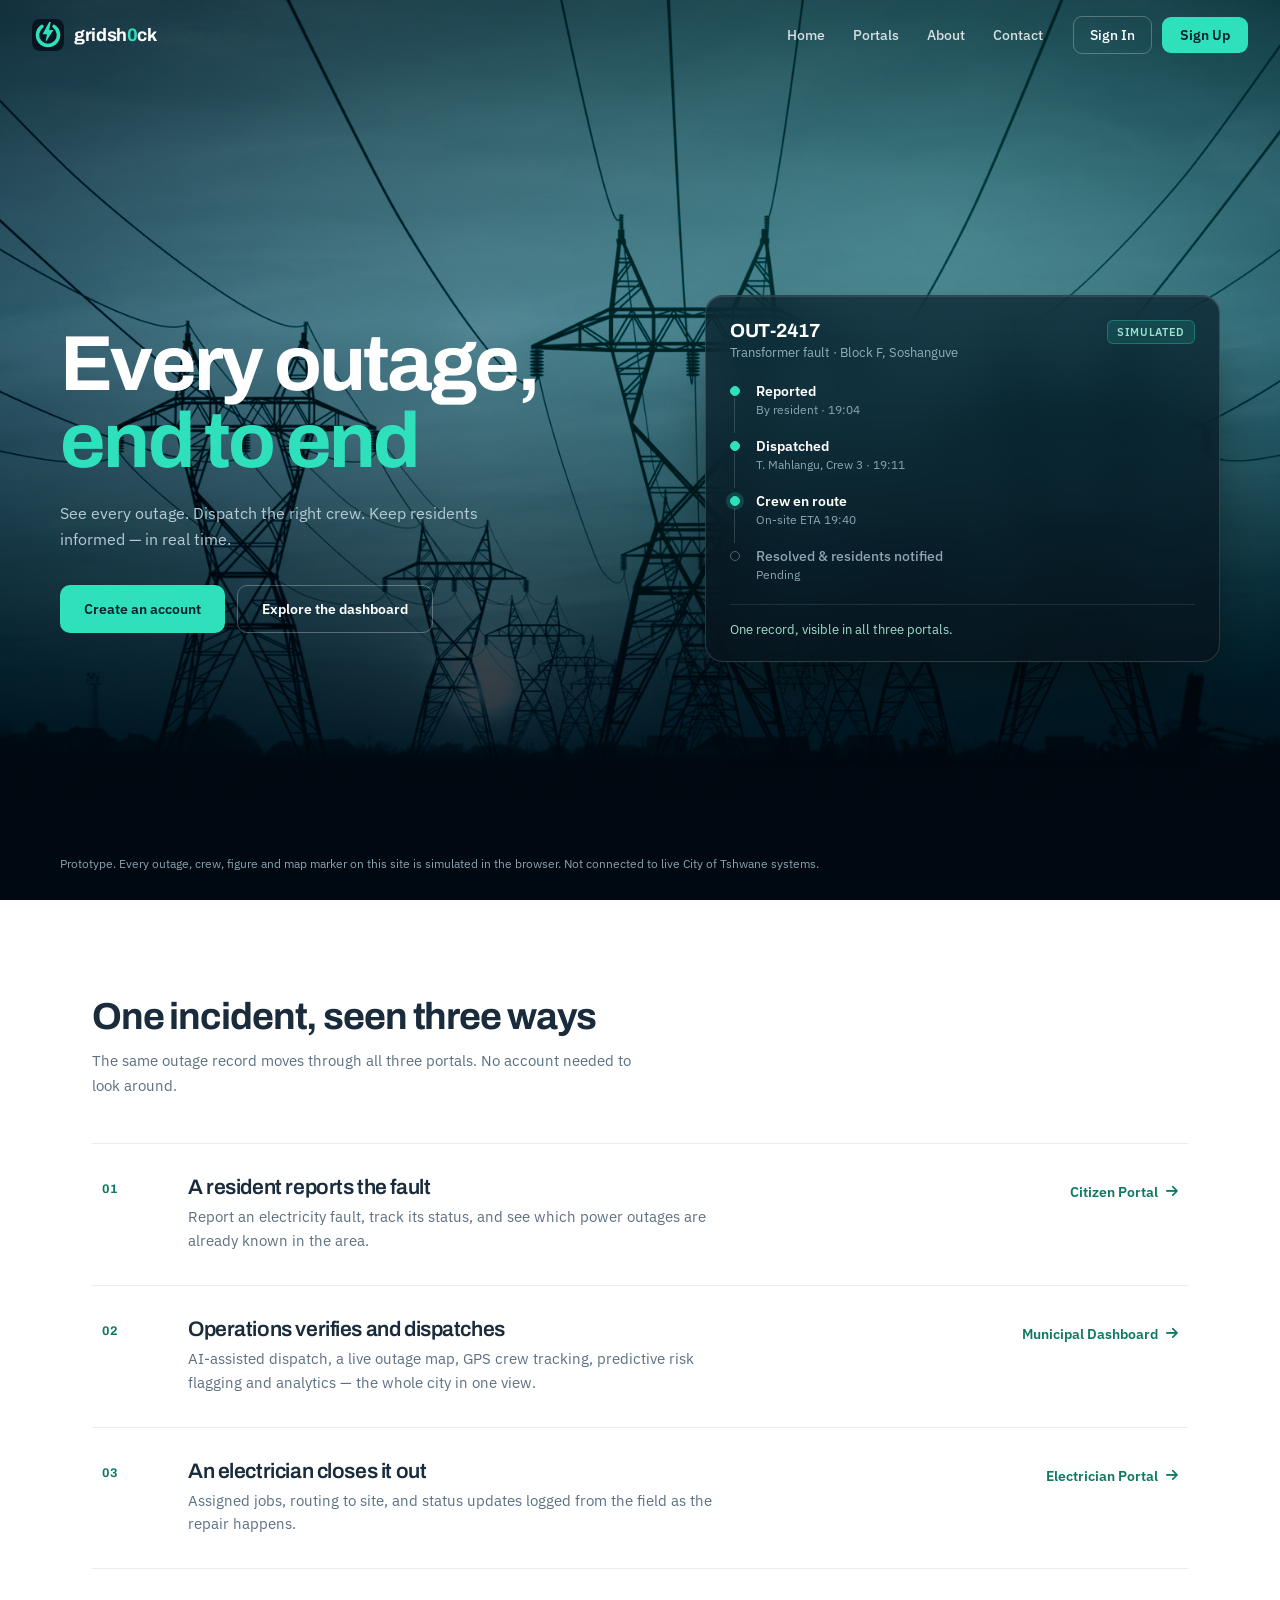
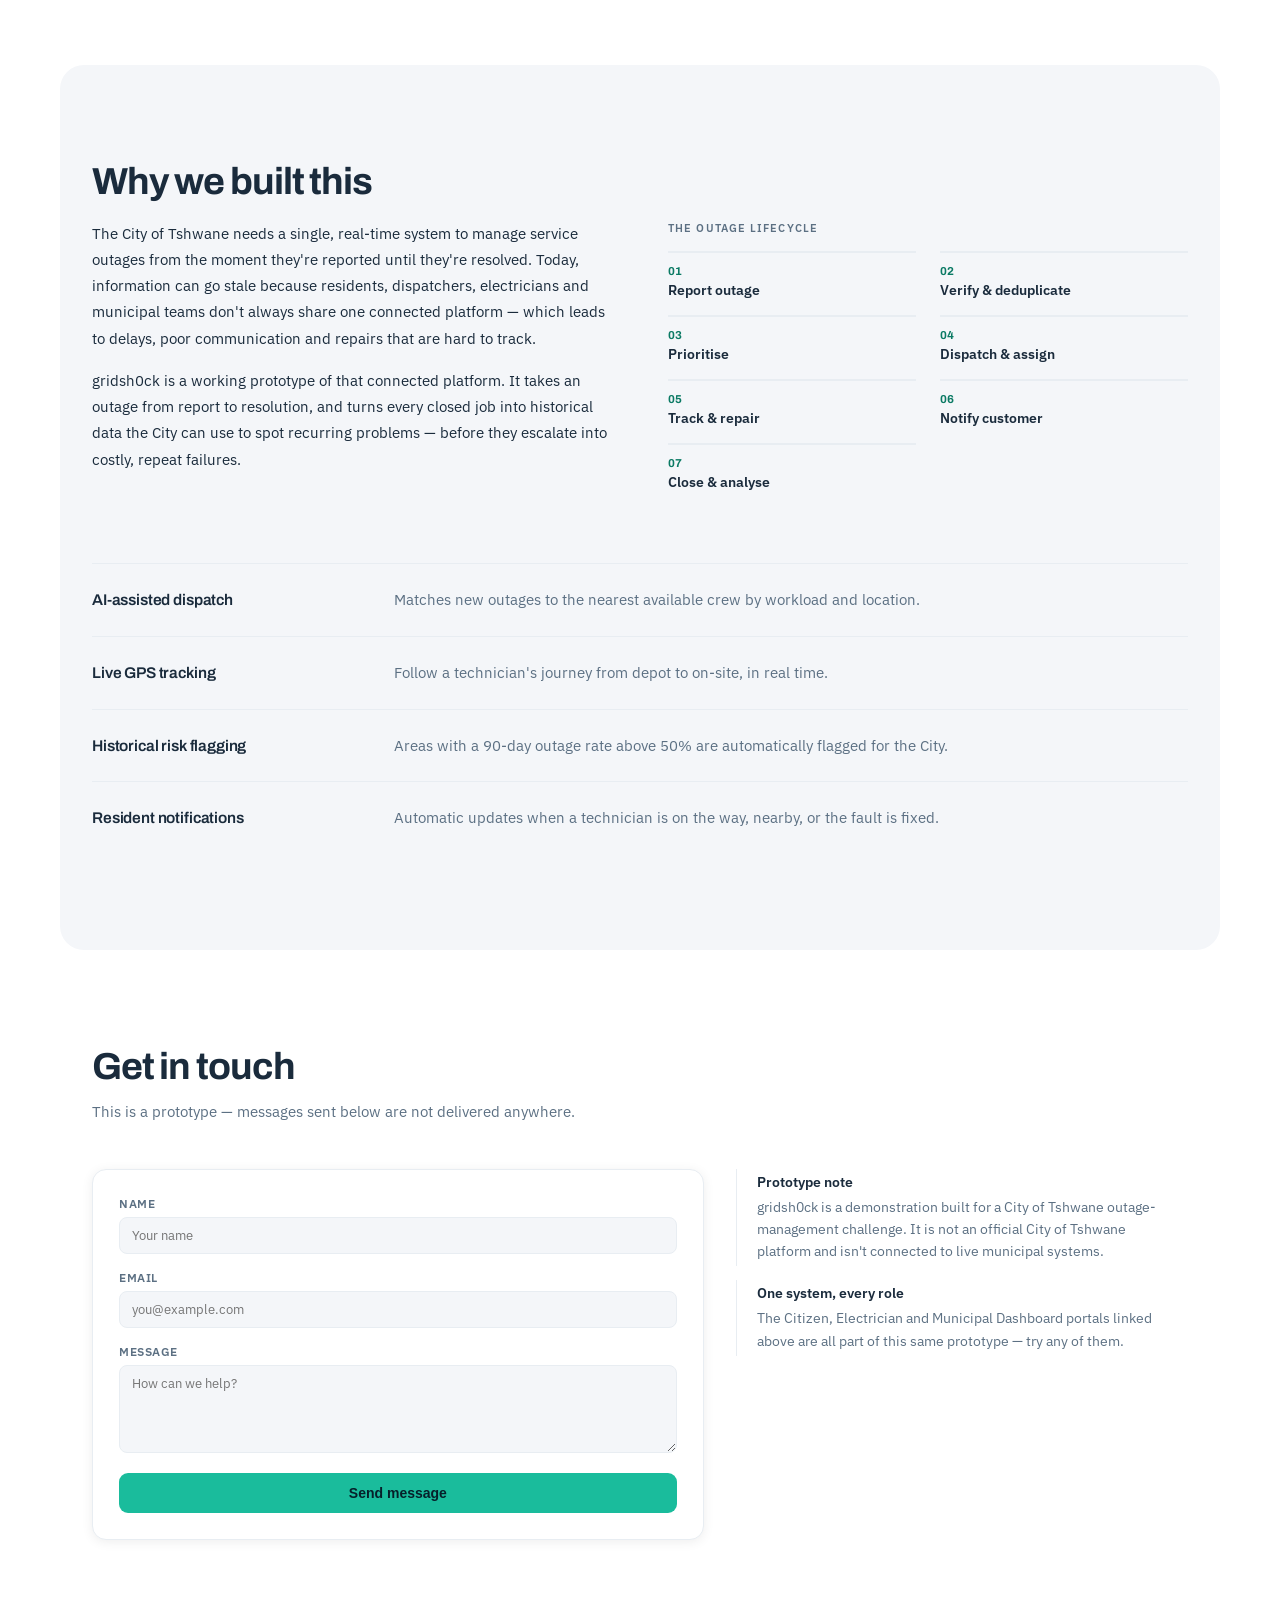
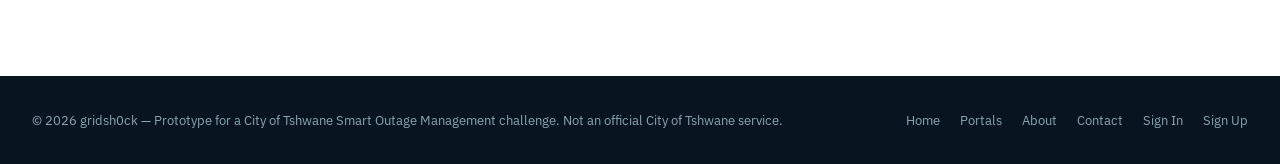
<file: index.html>
<!DOCTYPE html>
<html lang="en">
<head>
  <meta charset="UTF-8"/>
  <meta name="viewport" content="width=device-width, initial-scale=1.0"/>
  <title>gridsh0ck — Smart Outage Management for the City of Tshwane</title>
  <meta name="description" content="gridsh0ck connects residents, electricians, dispatchers and municipal teams on one real-time outage management platform for the City of Tshwane."/>
  <link rel="icon" type="image/svg+xml" href="favicon.svg"/>
  <link rel="preconnect" href="https://fonts.googleapis.com"/>
  <link rel="preconnect" href="https://fonts.gstatic.com" crossorigin/>
  <link rel="stylesheet" href="https://fonts.googleapis.com/css2?family=Archivo:wght@500;600;700&family=IBM+Plex+Sans:wght@400;500;600;700&display=swap"/>
  <link rel="stylesheet" href="style.css"/>
  <link rel="stylesheet" href="home.css"/>
  <link rel="stylesheet" href="https://cdnjs.cloudflare.com/ajax/libs/font-awesome/6.5.0/css/all.min.css"/>
</head>
<body class="home-body">

  <!-- NAV -->
  <header class="home-nav" id="homeNav">
    <a href="index.html" class="home-logo">
      <img src="favicon.svg" alt="" class="logo-icon"/>
      <span>gridsh<span class="zero">0</span>ck</span>
    </a>
    <button class="home-nav-toggle" id="navToggle" aria-label="Toggle menu" aria-expanded="false" aria-controls="navMenu">
      <i class="fa-solid fa-bars"></i>
    </button>
    <div class="home-nav-menu" id="navMenu">
      <nav class="home-nav-links">
        <a href="#home">Home</a>
        <a href="#portals">Portals</a>
        <a href="#about">About</a>
        <a href="#contact">Contact</a>
      </nav>
      <div class="home-nav-actions">
        <a href="signin.html" class="btn-ghost-light">Sign In</a>
        <a href="signup.html" class="btn-primary">Sign Up</a>
      </div>
    </div>
  </header>

  <!-- HERO -->
  <section id="home" class="hero">
    <div class="hero-media" aria-hidden="true"></div>

    <div class="hero-inner">
      <div class="hero-copy">
        <h1>Every outage,<br/><span class="accent">end to end</span></h1>
        <p class="hero-sub">See every outage. Dispatch the right crew. Keep residents informed — in real time.</p>
        <div class="hero-cta">
          <a href="signup.html" class="btn-solid">Create an account</a>
          <a href="dashboard.html" class="btn-line">Explore the dashboard</a>
        </div>
      </div>

      <aside class="incident" aria-label="Example outage record">
        <div class="incident-top">
          <div>
            <div class="incident-id">OUT-2417</div>
            <div class="incident-where">Transformer fault · Block F, Soshanguve</div>
          </div>
          <span class="incident-tag">Simulated</span>
        </div>
        <ol class="incident-track">
          <li class="done">
            <span class="track-label">Reported</span>
            <span class="track-meta">By resident · 19:04</span>
          </li>
          <li class="done">
            <span class="track-label">Dispatched</span>
            <span class="track-meta">T. Mahlangu, Crew 3 · 19:11</span>
          </li>
          <li class="live">
            <span class="track-label">Crew en route</span>
            <span class="track-meta">On-site ETA 19:40</span>
          </li>
          <li>
            <span class="track-label">Resolved &amp; residents notified</span>
            <span class="track-meta">Pending</span>
          </li>
        </ol>
        <div class="incident-foot">One record, visible in all three portals.</div>
      </aside>
    </div>

    <p class="hero-note">
      Prototype. Every outage, crew, figure and map marker on this site is simulated in the browser.
      Not connected to live City of Tshwane systems.
    </p>
  </section>

  <!-- PORTALS -->
  <section id="portals" class="portals-section">
    <div class="section-heading">
      <h2>One incident, seen three ways</h2>
      <p>The same outage record moves through all three portals. No account needed to look around.</p>
    </div>

    <ol class="path-list">
      <li class="path-item">
        <a href="citizen.html">
          <div class="path-num">01</div>
          <div class="path-body">
            <h3>A resident reports the fault</h3>
            <p>Report an electricity fault, track its status, and see which power outages are already known in the area.</p>
          </div>
          <div class="path-go">Citizen Portal <i class="fa-solid fa-arrow-right"></i></div>
        </a>
      </li>
      <li class="path-item">
        <a href="dashboard.html">
          <div class="path-num">02</div>
          <div class="path-body">
            <h3>Operations verifies and dispatches</h3>
            <p>AI-assisted dispatch, a live outage map, GPS crew tracking, predictive risk flagging and analytics — the whole city in one view.</p>
          </div>
          <div class="path-go">Municipal Dashboard <i class="fa-solid fa-arrow-right"></i></div>
        </a>
      </li>
      <li class="path-item">
        <a href="electrician.html">
          <div class="path-num">03</div>
          <div class="path-body">
            <h3>An electrician closes it out</h3>
            <p>Assigned jobs, routing to site, and status updates logged from the field as the repair happens.</p>
          </div>
          <div class="path-go">Electrician Portal <i class="fa-solid fa-arrow-right"></i></div>
        </a>
      </li>
    </ol>
  </section>

  <!-- ABOUT -->
  <section id="about" class="about-section">
    <div class="section-heading">
      <h2>Why we built this</h2>
    </div>

    <div class="about-grid">
      <div class="about-text">
        <p>The City of Tshwane needs a single, real-time system to manage service outages from the moment they're reported until they're resolved. Today, information can go stale because residents, dispatchers, electricians and municipal teams don't always share one connected platform — which leads to delays, poor communication and repairs that are hard to track.</p>
        <p>gridsh0ck is a working prototype of that connected platform. It takes an outage from report to resolution, and turns every closed job into historical data the City can use to spot recurring problems — before they escalate into costly, repeat failures.</p>
      </div>

      <div>
        <div class="lifecycle-label">The outage lifecycle</div>
        <ol class="lifecycle">
          <li><span>01</span><b>Report outage</b></li>
          <li><span>02</span><b>Verify &amp; deduplicate</b></li>
          <li><span>03</span><b>Prioritise</b></li>
          <li><span>04</span><b>Dispatch &amp; assign</b></li>
          <li><span>05</span><b>Track &amp; repair</b></li>
          <li><span>06</span><b>Notify customer</b></li>
          <li><span>07</span><b>Close &amp; analyse</b></li>
        </ol>
      </div>
    </div>

    <div class="caps">
      <div class="cap-row">
        <h3>AI-assisted dispatch</h3>
        <p>Matches new outages to the nearest available crew by workload and location.</p>
      </div>
      <div class="cap-row">
        <h3>Live GPS tracking</h3>
        <p>Follow a technician's journey from depot to on-site, in real time.</p>
      </div>
      <div class="cap-row">
        <h3>Historical risk flagging</h3>
        <p>Areas with a 90-day outage rate above 50% are automatically flagged for the City.</p>
      </div>
      <div class="cap-row">
        <h3>Resident notifications</h3>
        <p>Automatic updates when a technician is on the way, nearby, or the fault is fixed.</p>
      </div>
    </div>
  </section>

  <!-- CONTACT -->
  <section id="contact" class="contact-section">
    <div class="section-heading">
      <h2>Get in touch</h2>
      <p>This is a prototype — messages sent below are not delivered anywhere.</p>
    </div>

    <div class="contact-grid">
      <form class="contact-form card" id="contactForm">
        <div class="form-group">
          <label for="cName">Name</label>
          <input id="cName" class="form-input" type="text" required placeholder="Your name"/>
        </div>
        <div class="form-group">
          <label for="cEmail">Email</label>
          <input id="cEmail" class="form-input" type="email" required placeholder="you@example.com"/>
        </div>
        <div class="form-group">
          <label for="cMsg">Message</label>
          <textarea id="cMsg" class="form-input" rows="4" required placeholder="How can we help?"></textarea>
        </div>
        <button class="btn-primary full-btn" type="submit">Send message</button>
        <div class="form-note" id="contactNote" style="display:none;"></div>
      </form>

      <div class="contact-info">
        <div class="info-row">
          <b>Prototype note</b>
          <p>gridsh0ck is a demonstration built for a City of Tshwane outage-management challenge. It is not an official City of Tshwane platform and isn't connected to live municipal systems.</p>
        </div>
        <div class="info-row">
          <b>One system, every role</b>
          <p>The Citizen, Electrician and Municipal Dashboard portals linked above are all part of this same prototype — try any of them.</p>
        </div>
      </div>
    </div>
  </section>

  <!-- FOOTER -->
  <footer class="home-footer">
    <div>© 2026 gridsh0ck — Prototype for a City of Tshwane Smart Outage Management challenge. Not an official City of Tshwane service.</div>
    <div class="footer-links">
      <a href="#home">Home</a>
      <a href="#portals">Portals</a>
      <a href="#about">About</a>
      <a href="#contact">Contact</a>
      <a href="signin.html">Sign In</a>
      <a href="signup.html">Sign Up</a>
    </div>
  </footer>

  <script src="home.js"></script>
</body>
</html>
</file>
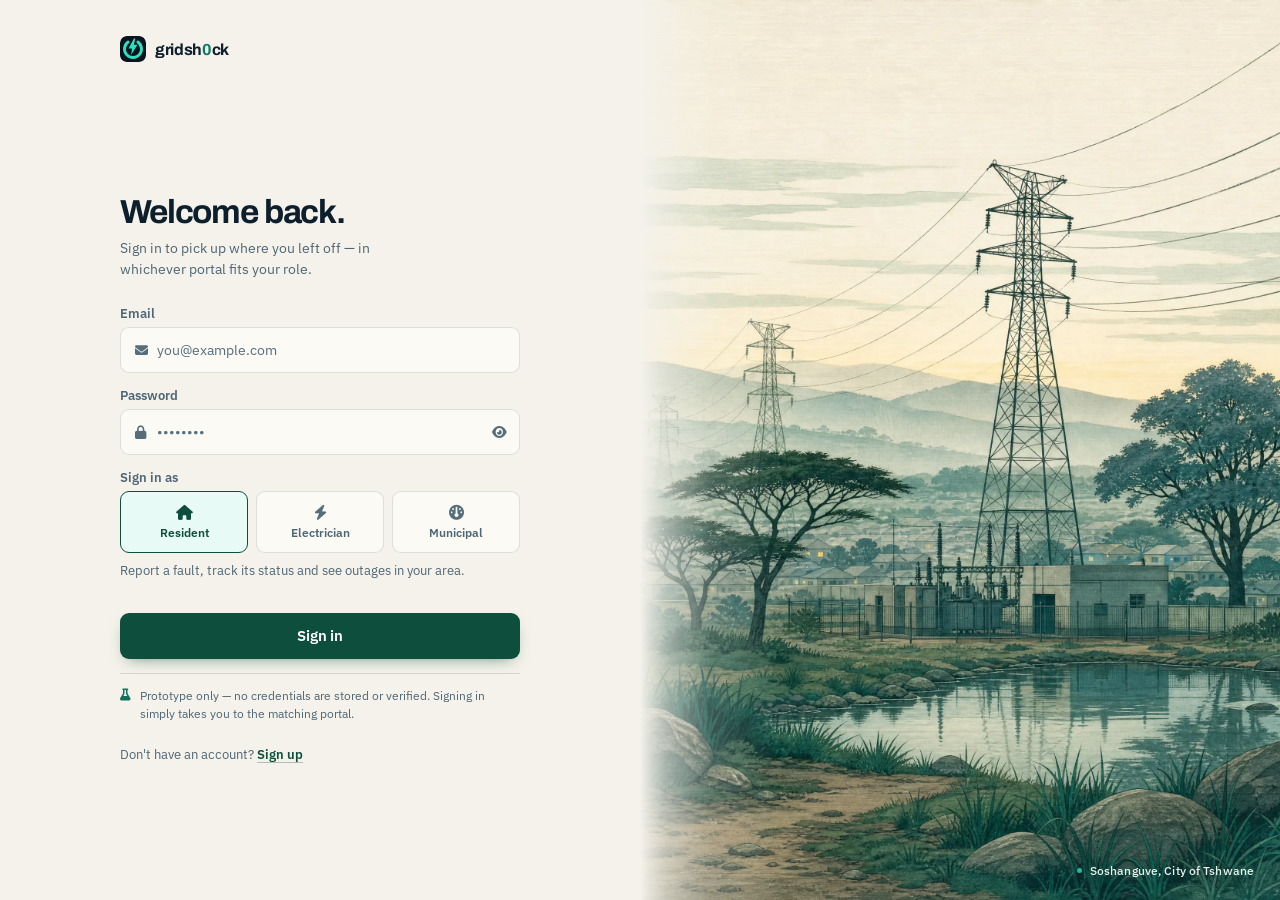
<file: signin.html>
<!DOCTYPE html>
<html lang="en">
<head>
  <meta charset="UTF-8"/>
  <meta name="viewport" content="width=device-width, initial-scale=1.0"/>
  <title>Sign In — gridsh0ck</title>
  <meta name="description" content="Sign in to the prototype gridsh0ck portals — no real credentials are checked."/>
  <link rel="icon" type="image/svg+xml" href="favicon.svg"/>
  <link rel="preconnect" href="https://fonts.googleapis.com"/>
  <link rel="preconnect" href="https://fonts.gstatic.com" crossorigin/>
  <link rel="stylesheet" href="https://fonts.googleapis.com/css2?family=Archivo:wght@500;600;700&family=IBM+Plex+Sans:wght@400;500;600;700&display=swap"/>
  <link rel="stylesheet" href="style.css"/>
  <link rel="stylesheet" href="auth.css"/>
  <link rel="stylesheet" href="https://cdnjs.cloudflare.com/ajax/libs/font-awesome/6.5.0/css/all.min.css"/>
</head>
<body class="auth-body">
  <main class="auth-shell">
    <section class="auth-panel">
      <div class="auth-panel-inner">
        <a href="index.html" class="auth-mark" aria-label="gridsh0ck — back to home">
          <img src="favicon.svg" alt=""/>
          <span>gridsh<span class="zero">0</span>ck</span>
        </a>

        <div class="auth-intro">
          <h1>Welcome back.</h1>
          <p>Sign in to pick up where you left off — in whichever portal fits your role.</p>
        </div>

        <form class="auth-form" data-auth-form data-loading-label="Signing in...">
          <div class="auth-field">
            <label for="email">Email</label>
            <div class="auth-input">
              <i class="fa-solid fa-envelope" aria-hidden="true"></i>
              <input id="email" type="email" name="email" required autocomplete="email" placeholder="you@example.com"/>
            </div>
          </div>

          <div class="auth-field">
            <label for="password">Password</label>
            <div class="auth-input">
              <i class="fa-solid fa-lock" aria-hidden="true"></i>
              <input id="password" type="password" name="password" required autocomplete="current-password" placeholder="••••••••"/>
              <button class="auth-reveal" type="button" data-reveal="password" aria-controls="password" aria-pressed="false" aria-label="Show password">
                <i class="fa-solid fa-eye" aria-hidden="true"></i>
              </button>
            </div>
          </div>

          <fieldset class="auth-roles">
            <legend>Sign in as</legend>
            <div class="auth-role-group">
              <label class="auth-role">
                <input type="radio" name="role" value="citizen" checked
                       data-role-note="Report a fault, track its status and see outages in your area."/>
                <i class="fa-solid fa-house" aria-hidden="true"></i>
                <span>Resident</span>
              </label>
              <label class="auth-role">
                <input type="radio" name="role" value="electrician"
                       data-role-note="View assigned jobs, log repair notes and track your route in the field."/>
                <i class="fa-solid fa-bolt" aria-hidden="true"></i>
                <span>Electrician</span>
              </label>
              <label class="auth-role">
                <input type="radio" name="role" value="municipal"
                       data-role-note="Run AI-assisted dispatch, live crew tracking and analytics."/>
                <i class="fa-solid fa-gauge" aria-hidden="true"></i>
                <span>Municipal</span>
              </label>
            </div>
            <p class="auth-role-note" data-role-note-target aria-live="polite">Report a fault, track its status and see outages in your area.</p>
          </fieldset>

          <button class="auth-submit" type="submit">Sign in</button>

          <p class="auth-note">
            <i class="fa-solid fa-flask" aria-hidden="true"></i>
            <span>Prototype only — no credentials are stored or verified. Signing in simply takes you to the matching portal.</span>
          </p>
        </form>

        <p class="auth-switch">Don't have an account? <a href="signup.html">Sign up</a></p>
      </div>
    </section>

    <figure class="auth-art">
      <img src="auth-art.webp" alt="" width="1744" height="2336" decoding="async" fetchpriority="high"/>
      <figcaption>Soshanguve, City of Tshwane</figcaption>
    </figure>
  </main>

  <script src="auth.js"></script>
</body>
</html>
</file>
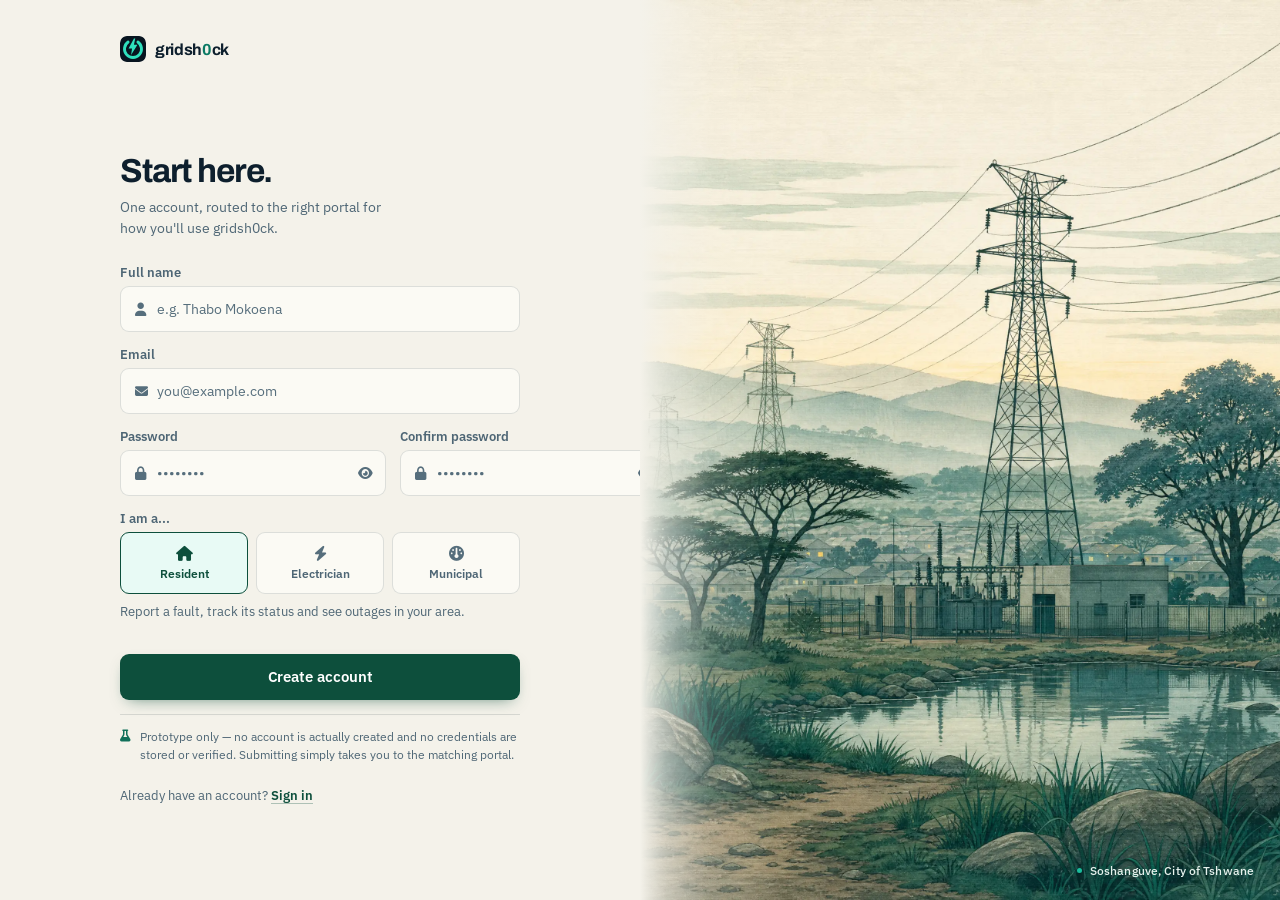
<file: signup.html>
<!DOCTYPE html>
<html lang="en">
<head>
  <meta charset="UTF-8"/>
  <meta name="viewport" content="width=device-width, initial-scale=1.0"/>
  <title>Sign Up — gridsh0ck</title>
  <meta name="description" content="Create a prototype gridsh0ck account — no real credentials are stored."/>
  <link rel="icon" type="image/svg+xml" href="favicon.svg"/>
  <link rel="preconnect" href="https://fonts.googleapis.com"/>
  <link rel="preconnect" href="https://fonts.gstatic.com" crossorigin/>
  <link rel="stylesheet" href="https://fonts.googleapis.com/css2?family=Archivo:wght@500;600;700&family=IBM+Plex+Sans:wght@400;500;600;700&display=swap"/>
  <link rel="stylesheet" href="style.css"/>
  <link rel="stylesheet" href="auth.css"/>
  <link rel="stylesheet" href="https://cdnjs.cloudflare.com/ajax/libs/font-awesome/6.5.0/css/all.min.css"/>
</head>
<body class="auth-body">
  <main class="auth-shell">
    <section class="auth-panel">
      <div class="auth-panel-inner">
        <a href="index.html" class="auth-mark" aria-label="gridsh0ck — back to home">
          <img src="favicon.svg" alt=""/>
          <span>gridsh<span class="zero">0</span>ck</span>
        </a>

        <div class="auth-intro">
          <h1>Start here.</h1>
          <p>One account, routed to the right portal for how you'll use gridsh0ck.</p>
        </div>

        <form class="auth-form" data-auth-form data-loading-label="Creating account...">
          <div class="auth-field">
            <label for="name">Full name</label>
            <div class="auth-input">
              <i class="fa-solid fa-user" aria-hidden="true"></i>
              <input id="name" type="text" name="name" required autocomplete="name" placeholder="e.g. Thabo Mokoena"/>
            </div>
          </div>

          <div class="auth-field">
            <label for="email">Email</label>
            <div class="auth-input">
              <i class="fa-solid fa-envelope" aria-hidden="true"></i>
              <input id="email" type="email" name="email" required autocomplete="email" placeholder="you@example.com"/>
            </div>
          </div>

          <div class="auth-row-2">
            <div class="auth-field">
              <label for="password">Password</label>
              <div class="auth-input">
                <i class="fa-solid fa-lock" aria-hidden="true"></i>
                <input id="password" type="password" name="password" required autocomplete="new-password" placeholder="••••••••"/>
                <button class="auth-reveal" type="button" data-reveal="password" aria-controls="password" aria-pressed="false" aria-label="Show password">
                  <i class="fa-solid fa-eye" aria-hidden="true"></i>
                </button>
              </div>
            </div>

            <div class="auth-field">
              <label for="confirmPassword">Confirm password</label>
              <div class="auth-input">
                <i class="fa-solid fa-lock" aria-hidden="true"></i>
                <input id="confirmPassword" type="password" name="confirmPassword" required autocomplete="new-password" placeholder="••••••••"/>
                <button class="auth-reveal" type="button" data-reveal="confirmPassword" aria-controls="confirmPassword" aria-pressed="false" aria-label="Show password">
                  <i class="fa-solid fa-eye" aria-hidden="true"></i>
                </button>
              </div>
            </div>
          </div>

          <fieldset class="auth-roles">
            <legend>I am a...</legend>
            <div class="auth-role-group">
              <label class="auth-role">
                <input type="radio" name="role" value="citizen" checked
                       data-role-note="Report a fault, track its status and see outages in your area."/>
                <i class="fa-solid fa-house" aria-hidden="true"></i>
                <span>Resident</span>
              </label>
              <label class="auth-role">
                <input type="radio" name="role" value="electrician"
                       data-role-note="View assigned jobs, log repair notes and track your route in the field."/>
                <i class="fa-solid fa-bolt" aria-hidden="true"></i>
                <span>Electrician</span>
              </label>
              <label class="auth-role">
                <input type="radio" name="role" value="municipal"
                       data-role-note="Run AI-assisted dispatch, live crew tracking and analytics."/>
                <i class="fa-solid fa-gauge" aria-hidden="true"></i>
                <span>Municipal</span>
              </label>
            </div>
            <p class="auth-role-note" data-role-note-target aria-live="polite">Report a fault, track its status and see outages in your area.</p>
          </fieldset>

          <button class="auth-submit" type="submit">Create account</button>

          <p class="auth-note">
            <i class="fa-solid fa-flask" aria-hidden="true"></i>
            <span>Prototype only — no account is actually created and no credentials are stored or verified. Submitting simply takes you to the matching portal.</span>
          </p>
        </form>

        <p class="auth-switch">Already have an account? <a href="signin.html">Sign in</a></p>
      </div>
    </section>

    <figure class="auth-art">
      <img src="auth-art.webp" alt="" width="1744" height="2336" decoding="async" fetchpriority="high"/>
      <figcaption>Soshanguve, City of Tshwane</figcaption>
    </figure>
  </main>

  <script src="auth.js"></script>
</body>
</html>
</file>
<file: style.css>
*, *::before, *::after { box-sizing: border-box; margin: 0; padding: 0; }

:root {
  --bg: #f4f6f9;
  --sidebar-bg: #0d1f2d;
  --sidebar-text: #a8b8c8;
  --sidebar-active: #1abc9c;
  --primary: #1abc9c;
  --primary-dark: #159a80;
  --card-bg: #ffffff;
  --text: #1a2b3c;
  --text-muted: #5c7083;
  --red: #e74c3c;
  --orange: #f39c12;
  --green: #1abc9c;
  --teal: #0ea5e9;
  --purple: #8b5cf6;
  --yellow: #eab308;
  --border: #e8edf2;
  --shadow: 0 2px 12px rgba(0,0,0,0.07);

  --font-sans: 'IBM Plex Sans', -apple-system, BlinkMacSystemFont, 'Segoe UI', sans-serif;
  --font-display: 'Archivo', var(--font-sans);
  --navy: #081520;
  --accent-bright: #2fe0bd;
  /* Teal legible as text on light surfaces; --primary only passes as a fill. */
  --primary-ink: #0b7a64;
  /* Red legible as text on the pale red banner tint; --red only passes as a fill. */
  --red-ink: #b3261e;
}

body {
  font-family: var(--font-sans); background: var(--bg); color: var(--text); font-size: 14px;
  -webkit-font-smoothing: antialiased; -moz-osx-font-smoothing: grayscale;
}

h1, h2, h3, .section-title, .hero-value, .kpi-value, .stat-val {
  font-family: var(--font-display); letter-spacing: -.02em;
}
.kpi-value, .stat-val, .hero-value, .data-table td { font-variant-numeric: tabular-nums; }

/* Wordmark: the zero carries the accent so the type echoes the logo mark. */
.zero { color: var(--primary-ink); }
.sidebar .logo .zero { color: var(--accent-bright); }

::selection { background: rgba(26,188,156,.26); color: var(--text); }
:focus-visible { outline: 2px solid var(--primary); outline-offset: 2px; border-radius: 4px; }

.layout { display: flex; height: 100vh; overflow: hidden; }

/* SIDEBAR */
.sidebar {
  width: 220px; min-width: 220px; background: var(--sidebar-bg);
  display: flex; flex-direction: column; padding: 20px 0; overflow-y: auto;
}
.logo { display: flex; align-items: center; gap: 10px; padding: 0 20px 24px; color: #fff; font-size: 18px; font-weight: 700; }
.logo-icon { width: 32px; height: 32px; border-radius: 8px; flex-shrink: 0; display: block; }
.nav-section-label { font-size: 10px; font-weight: 700; letter-spacing: 1.2px; color: #4a6070; padding: 12px 20px 6px; text-transform: uppercase; }
.nav-item { display: flex; align-items: center; gap: 10px; padding: 10px 20px; color: var(--sidebar-text); text-decoration: none; border-radius: 0; transition: all .2s; font-size: 13.5px; cursor: pointer; }
.nav-item:hover, .nav-item.active { color: #fff; background: rgba(26,188,156,.15); border-left: 3px solid var(--primary); }
.nav-item i { width: 16px; text-align: center; }
.sidebar-bottom { margin-top: auto; padding-top: 16px; border-top: 1px solid #1e3040; }
.user-profile { display: flex; align-items: center; gap: 10px; padding: 12px 20px; }
.avatar { width: 34px; height: 34px; border-radius: 50%; background: var(--primary); color: #fff; display: flex; align-items: center; justify-content: center; font-weight: 700; font-size: 12px; flex-shrink: 0; }
.user-name { color: #fff; font-size: 13px; font-weight: 600; }
.user-email { color: var(--sidebar-text); font-size: 11px; }

/* MAIN */
.main { flex: 1; display: flex; flex-direction: column; overflow: hidden; }

/* TOPBAR */
.topbar { background: #fff; border-bottom: 1px solid var(--border); padding: 12px 24px; display: flex; align-items: center; justify-content: space-between; gap: 16px; flex-shrink: 0; flex-wrap: wrap; }
.search-box { display: flex; align-items: center; gap: 8px; background: var(--bg); border: 1px solid var(--border); border-radius: 8px; padding: 7px 14px; width: 280px; max-width: 100%; }
.search-box input { border: none; background: transparent; outline: none; font-size: 13px; width: 100%; color: var(--text); }
.search-box i { color: var(--text-muted); }
.topbar-right { display: flex; align-items: center; gap: 12px; }
.date-range { font-size: 13px; color: var(--text-muted); display: flex; align-items: center; gap: 6px; }
.btn-export { background: transparent; border: 1px solid var(--border); border-radius: 8px; padding: 7px 14px; font-size: 13px; cursor: pointer; display: flex; align-items: center; gap: 6px; color: var(--text); }
.btn-export:hover { background: var(--bg); }

/* SECTIONS */
.section { display: none; flex: 1; overflow-y: auto; padding: 24px; flex-direction: column; gap: 20px; }
.section.active { display: flex; }
.section-title { font-size: 20px; font-weight: 700; color: var(--text); margin-bottom: 4px; }

/* HERO BANNER */
.hero-banner {
  background:
    radial-gradient(130% 150% at 90% 6%, rgba(47,224,189,.28), transparent 60%),
    linear-gradient(135deg, #081520 0%, #0d4f3c 58%, #10705a 100%);
  border: 1px solid rgba(255,255,255,.08);
  border-radius: 14px; padding: 24px 28px; display: flex; align-items: center;
  justify-content: space-between; color: #fff; flex-shrink: 0; flex-wrap: wrap; gap: 16px;
}
.hero-label { font-size: 13px; color: #9fe0cf; margin-bottom: 4px; }
.hero-value { font-size: 36px; font-weight: 800; display: flex; align-items: center; gap: 12px; }
.hero-badge { font-size: 13px; font-weight: 600; padding: 3px 10px; border-radius: 20px; }
.hero-badge.bad { background: rgba(231,76,60,.25); color: #ff8a80; }
.hero-badge.good { background: rgba(26,188,156,.25); color: #a7ffeb; }
.hero-actions { display: flex; gap: 10px; }
/* Dark ink on the teal fill: white on --primary is only 2.4:1. */
.btn-primary { background: var(--primary); color: #06202a; border: none; border-radius: 8px; padding: 9px 18px; font-size: 13px; font-weight: 600; cursor: pointer; display: flex; align-items: center; gap: 6px; transition: background .2s; }
.btn-primary:hover { background: #16a88c; }
.btn-primary.sm { padding: 5px 12px; font-size: 12px; }
.btn-secondary { background: rgba(255,255,255,.15); color: #fff; border: 1px solid rgba(255,255,255,.3); border-radius: 8px; padding: 9px 18px; font-size: 13px; font-weight: 600; cursor: pointer; display: flex; align-items: center; gap: 6px; }
.btn-secondary:hover { background: rgba(255,255,255,.25); }

/* KPI GRID */
.kpi-grid { display: grid; grid-template-columns: repeat(4, 1fr); gap: 16px; flex-shrink: 0; }
.kpi-card { background: var(--card-bg); border-radius: 12px; padding: 18px; display: flex; align-items: center; gap: 14px; box-shadow: var(--shadow); border: 1px solid var(--border); }
.kpi-icon { width: 44px; height: 44px; border-radius: 10px; display: flex; align-items: center; justify-content: center; font-size: 18px; flex-shrink: 0; }
.kpi-icon.red { background: #fdecea; color: var(--red); }
.kpi-icon.orange { background: #fef3e2; color: var(--orange); }
.kpi-icon.green { background: #e8faf5; color: var(--green); }
.kpi-icon.teal { background: #e0f4fd; color: var(--teal); }
.kpi-icon.purple { background: #f0ebff; color: var(--purple); }
.kpi-icon.yellow { background: #fef9e7; color: var(--yellow); }
.kpi-label { font-size: 12px; color: var(--text-muted); margin-bottom: 2px; }
.kpi-value { font-size: 22px; font-weight: 800; color: var(--text); }
.kpi-sub { font-size: 11px; margin-top: 2px; }
.kpi-sub.good { color: var(--green); }
.kpi-sub.bad { color: var(--red); }

/* CHARTS ROW */
.charts-row { display: flex; gap: 16px; flex-shrink: 0; }
.card { background: var(--card-bg); border-radius: 12px; padding: 18px; box-shadow: var(--shadow); border: 1px solid var(--border); }
.chart-card.wide { flex: 2; }
.side-stats { flex: 1; display: flex; flex-direction: column; gap: 12px; min-width: 160px; }
.stat-box { border-radius: 10px; padding: 16px; }
.green-bg { background: #e8faf5; }
.red-bg { background: #fdecea; }
.stat-label { font-size: 12px; color: var(--text-muted); display: flex; align-items: center; gap: 6px; margin-bottom: 4px; }
.stat-val { font-size: 26px; font-weight: 800; color: var(--text); }
.stat-pct { font-size: 12px; font-weight: 600; margin-top: 2px; }
.stat-pct.good { color: var(--green); }
.stat-pct.bad { color: var(--red); }

/* FORMS (shared by every page — citizen report form, contact form, auth forms) */
.form-group { margin-bottom: 16px; }
.form-group label { display: block; font-size: 12px; font-weight: 600; color: var(--text-muted); margin-bottom: 6px; text-transform: uppercase; letter-spacing: .5px; }
.req { color: var(--red); }
.form-input { width: 100%; border: 1px solid var(--border); border-radius: 8px; padding: 9px 12px; font-size: 13px; font-family: inherit; color: var(--text); background: var(--bg); outline: none; transition: border .2s; }
.form-input:focus { border-color: var(--primary); background: #fff; }
textarea.form-input { resize: vertical; }
select.form-input { appearance: none; background-image: url("data:image/svg+xml,%3Csvg xmlns='http://www.w3.org/2000/svg' width='12' height='8'%3E%3Cpath d='M1 1l5 5 5-5' stroke='%237a8fa6' stroke-width='1.5' fill='none' fill-rule='evenodd'/%3E%3C/svg%3E"); background-repeat: no-repeat; background-position: right 12px center; padding-right: 30px; }
.full-btn { width: 100%; justify-content: center; padding: 12px; font-size: 14px; }

/* CARD HEADER */
.card-header { display: flex; align-items: center; justify-content: space-between; margin-bottom: 14px; font-weight: 600; font-size: 14px; color: var(--text); }
.card-header i { color: var(--primary); margin-right: 6px; }
.toggle-group { display: flex; gap: 4px; }
.tog { background: var(--bg); border: 1px solid var(--border); border-radius: 6px; padding: 4px 12px; font-size: 12px; cursor: pointer; color: var(--text-muted); }
.tog.active { background: var(--primary); color: #06202a; font-weight: 600; border-color: var(--primary); }
.filter-sort { display: flex; gap: 8px; }
.btn-ghost { background: transparent; border: 1px solid var(--border); border-radius: 6px; padding: 5px 10px; font-size: 12px; cursor: pointer; color: var(--text-muted); display: flex; align-items: center; gap: 4px; }
.btn-ghost:hover { background: var(--bg); }
.see-all { font-size: 12px; color: var(--primary); text-decoration: none; font-weight: 600; }

/* BOTTOM ROW */
.bottom-row { display: flex; gap: 16px; flex-shrink: 0; }
.table-card { flex: 2; }
.mini-map-card { flex: 1; min-width: 220px; }
#miniMap { height: 200px; border-radius: 8px; overflow: hidden; }

/* TABLE */
.data-table { width: 100%; border-collapse: collapse; font-size: 13px; }
.data-table th { text-align: left; padding: 8px 10px; color: var(--text-muted); font-weight: 600; font-size: 11px; text-transform: uppercase; border-bottom: 1px solid var(--border); }
.data-table td { padding: 10px 10px; border-bottom: 1px solid var(--border); color: var(--text); }
.data-table tr:last-child td { border-bottom: none; }
.data-table tr:hover td { background: var(--bg); }

/* BADGES */
.badge { display: inline-block; padding: 3px 10px; border-radius: 20px; font-size: 11px; font-weight: 700; }
.badge.red { background: #fdecea; color: var(--red); }
.badge.orange { background: #fef3e2; color: var(--orange); }
.badge.green { background: #e8faf5; color: var(--green); }
.badge.purple { background: #f0ebff; color: var(--purple); }
.badge.yellow { background: #fef9e7; color: var(--yellow); }

/* MAP LEGEND */
.map-legend { display: flex; gap: 20px; padding: 12px 0 0; font-size: 13px; color: var(--text-muted); align-items: center; flex-wrap: wrap; }
.dot { display: inline-block; width: 10px; height: 10px; border-radius: 50%; margin-right: 5px; }
.dot.red { background: var(--red); }
.dot.orange { background: var(--orange); }
.dot.green { background: var(--green); }
.dot.blue { background: var(--teal); }
.dot.yellow { background: var(--yellow); }

/* REC LIST */
.rec-list { list-style: none; display: flex; flex-direction: column; gap: 12px; padding-top: 4px; }
.rec-list li { display: flex; align-items: center; gap: 10px; font-size: 13px; color: var(--text); }

/* FLAGGED AREAS BANNER (auto-generated from historical outage-rate data) */
.flagged-banner { background: #fff8ed; border: 1px solid #fde3b8; border-radius: 12px; padding: 14px 18px; margin-bottom: 20px; }
.flagged-banner.has-critical { background: #fdecea; border-color: #f6b8b0; }
.flagged-banner-head { display: flex; align-items: center; gap: 8px; font-size: 13px; margin-bottom: 12px; color: var(--text); }
.flagged-banner-head i { color: var(--orange); font-size: 15px; }
.flagged-banner.has-critical .flagged-banner-head i { color: var(--red); }
.flagged-banner-list { display: flex; flex-wrap: wrap; gap: 8px; }
.flagged-pill { display: inline-flex; align-items: center; gap: 6px; padding: 6px 12px; border-radius: 20px; font-size: 12px; font-weight: 700; }
.flagged-pill.red { background: #fdecea; color: var(--red); }
.flagged-pill.orange { background: #fef3e2; color: var(--orange); }
.flagged-pill.yellow { background: #fef9e7; color: var(--yellow); }
.flagged-pill-status { font-weight: 800; text-transform: uppercase; font-size: 10px; opacity: .85; }

/* CRITICAL ALERT TOAST */
.critical-toast {
  position: fixed; top: 20px; right: 20px; width: 320px; z-index: 1000;
  background: var(--red); color: #fff; border-radius: 12px; box-shadow: 0 10px 30px rgba(0,0,0,.25);
  padding: 14px 16px; transform: translateX(400px); opacity: 0;
  transition: transform .35s ease, opacity .35s ease;
}
.critical-toast.show { transform: translateX(0); opacity: 1; }
.critical-toast-head { display: flex; align-items: center; justify-content: space-between; gap: 8px; font-weight: 800; font-size: 13px; letter-spacing: .4px; margin-bottom: 8px; }
.critical-toast-close { background: none; border: none; color: #fff; font-size: 18px; cursor: pointer; line-height: 1; opacity: .85; padding: 0; }
.critical-toast-close:hover { opacity: 1; }
.critical-toast-body { font-size: 12px; line-height: 1.6; opacity: .95; }
.critical-toast-body div + div { margin-top: 4px; }

@media (max-width: 480px) {
  .critical-toast { left: 12px; right: 12px; top: 12px; width: auto; }
}

/* AI DISPATCH */
.ai-banner { background: linear-gradient(135deg, #0d1f2d 0%, #1a3a4a 100%); border-radius: 12px; padding: 18px 22px; display: flex; align-items: center; justify-content: space-between; gap: 16px; margin-bottom: 20px; border: 1px solid #1e3a4a; }
.ai-banner-left { display: flex; align-items: center; gap: 14px; }
.ai-icon { width: 48px; height: 48px; border-radius: 12px; background: rgba(26,188,156,.2); display: flex; align-items: center; justify-content: center; font-size: 22px; color: var(--primary); flex-shrink: 0; }
.ai-title { font-size: 15px; font-weight: 700; color: #fff; margin-bottom: 4px; }
.ai-sub { font-size: 12px; color: #a8b8c8; }
.ai-chip { font-size: 11px; font-weight: 700; background: rgba(26,188,156,.15); color: var(--primary); padding: 3px 10px; border-radius: 20px; display: flex; align-items: center; gap: 4px; }

/* TECH AVAIL LIST */
.tech-avail-list { display: flex; flex-direction: column; gap: 10px; }
.tech-row { display: flex; align-items: center; gap: 10px; padding: 8px 0; border-bottom: 1px solid var(--border); }
.tech-row:last-child { border-bottom: none; }
.tech-dot { width: 10px; height: 10px; border-radius: 50%; flex-shrink: 0; }
.tech-dot.green { background: var(--green); }
.tech-dot.orange { background: var(--orange); }
.tech-name { font-size: 13px; font-weight: 600; color: var(--text); }
.tech-meta { font-size: 11px; color: var(--text-muted); }

/* LIVE FEED */
.live-feed { display: flex; flex-direction: column; gap: 10px; max-height: 220px; overflow-y: auto; }
.feed-item { display: flex; align-items: flex-start; gap: 10px; }
.feed-dot { width: 10px; height: 10px; border-radius: 50%; flex-shrink: 0; margin-top: 4px; }
.feed-dot.green { background: var(--green); }
.feed-dot.orange { background: var(--orange); }
.feed-dot.teal { background: var(--teal); }
.feed-title { font-size: 13px; font-weight: 600; color: var(--text); }
.feed-sub { font-size: 11px; color: var(--text-muted); }
.feed-time { font-size: 10px; color: var(--text-muted); margin-top: 2px; }

/* NOTIF LOG */
.notif-log { display: flex; flex-direction: column; gap: 8px; }
.nl-item { display: flex; align-items: flex-start; gap: 10px; font-size: 12px; }
.nl-text { color: var(--text); }
.nl-time { font-size: 11px; color: var(--text-muted); }

/* MAP TOOLBAR */
.map-toolbar { display: flex; align-items: center; gap: 12px; margin-bottom: 12px; }

/* HEAT SWATCH */
.heat-swatch { display: inline-block; width: 32px; height: 10px; border-radius: 4px; margin-right: 5px;
  background: linear-gradient(to right, #0000ff, #00ffff, #00ff00, #ffff00, #ff0000); }

/* SCROLLBAR */
::-webkit-scrollbar { width: 5px; }
::-webkit-scrollbar-track { background: transparent; }
::-webkit-scrollbar-thumb { background: #c8d6e0; border-radius: 4px; }

/* Any card holding a wide table gets its own horizontal scrollbar instead of
   blowing out the page width once the sidebar/columns start collapsing. */
.table-card, .card:has(.data-table) { overflow-x: auto; }

@media (max-width: 1100px) {
  .kpi-grid { grid-template-columns: repeat(2, 1fr); }
  .charts-row { flex-direction: column; }
  .bottom-row { flex-direction: column; }
}
@media (max-width: 700px) {
  .sidebar { width: 60px; min-width: 60px; }
  .sidebar span, .nav-section-label, .user-name, .user-email { display: none; }
  .logo-icon { margin: 0 auto; }
  /* Nav-item labels are plain text nodes (not wrapped in a span), so collapse
     them to zero width via font-size and restore the icon's own size. */
  .nav-item { font-size: 0; justify-content: center; gap: 0; padding: 10px 0; }
  .nav-item i { font-size: 16px; width: auto; }
  .kpi-grid { grid-template-columns: 1fr 1fr; }
  .section { padding: 16px; }
  .hero-banner { padding: 20px; }
  .hero-value { font-size: 28px; }
  .hero-actions { width: 100%; flex-wrap: wrap; }
  .hero-actions button, .hero-actions a { flex: 1 1 calc(50% - 5px); justify-content: center; }
  .search-box { width: 100%; order: 3; }
}
@media (max-width: 480px) {
  .kpi-grid { grid-template-columns: 1fr; }
  .section-title { font-size: 17px; }
  .card { padding: 14px; }
}

/* CITIZEN FAULT REPORTS (operations inbox) */
/* A count someone acts on, so it stays legible: 11px, and the darker red
   carries white text at 6.4:1 where --red only manages 3.8:1. */
.nav-count {
  margin-left: auto; background: var(--red-ink); color: #fff; font-size: 11px; font-weight: 700;
  min-width: 20px; height: 20px; border-radius: 10px; padding: 0 6px;
  display: inline-flex; align-items: center; justify-content: center; font-variant-numeric: tabular-nums;
}
.reports-intro {
  display: flex; align-items: center; justify-content: space-between; gap: 20px; flex-wrap: wrap;
  background: var(--card-bg); border: 1px solid var(--border); border-radius: 12px;
  padding: 14px 18px; margin-bottom: 20px; font-size: 13px; color: var(--text-muted); line-height: 1.6;
}
.reports-intro b { color: var(--text); }
.reports-live {
  display: flex; align-items: center; gap: 8px; white-space: nowrap;
  font-size: 12px; font-weight: 600; color: var(--primary-ink);
}
/* Static on purpose: the arrival toast and the sidebar count are the real
   live signals, so this only has to label the connection, not perform it. */
.live-dot { width: 8px; height: 8px; border-radius: 50%; background: var(--primary); flex-shrink: 0; }

.reports-header { align-items: flex-start; gap: 12px; flex-wrap: wrap; }
.reports-tools { display: flex; align-items: center; gap: 8px; flex-wrap: wrap; }
.reports-table th:last-child, .reports-table td:last-child { text-align: right; }
.cell-sub { font-size: 11px; color: var(--text-muted); margin-top: 2px; }
.reports-empty { color: var(--text-muted); text-align: center; padding: 28px 10px; }
.status-select {
  font: inherit; font-size: 12px; color: var(--text); background: var(--bg);
  border: 1px solid var(--border); border-radius: 6px; padding: 4px 8px; cursor: pointer;
}
.report-actions { display: flex; gap: 6px; justify-content: flex-end; white-space: nowrap; }
.report-actions .btn-ghost { padding: 5px 10px; }

.report-toast {
  position: fixed; bottom: 20px; right: 20px; width: 320px; z-index: 1000;
  background: var(--card-bg); border: 1px solid var(--border);
  border-radius: 12px; box-shadow: 0 10px 30px rgba(0,0,0,.18); padding: 14px 16px;
  transform: translateY(20px); opacity: 0; transition: transform .3s ease, opacity .3s ease;
}
.report-toast.show { transform: translateY(0); opacity: 1; }
.report-toast-head {
  display: flex; align-items: center; justify-content: space-between; gap: 8px;
  font-weight: 700; font-size: 12px; letter-spacing: .4px; text-transform: uppercase;
  color: var(--primary-ink); margin-bottom: 8px;
}
.report-toast-close {
  background: none; border: none; color: var(--text-muted); font-size: 18px;
  cursor: pointer; line-height: 1; padding: 0;
}
.report-toast-close:hover { color: var(--text); }
.report-toast-body { font-size: 13px; line-height: 1.6; margin-bottom: 10px; }
.report-toast-go { width: 100%; justify-content: center; }
@media (max-width: 480px) {
  .report-toast { left: 12px; right: 12px; width: auto; }
  .report-actions { justify-content: flex-start; }
}

/* DISPATCHED TICKETS (field portal) */
.crew-switch { display: flex; align-items: center; gap: 8px; font-size: 12px; color: var(--text-muted); }
.crew-switch select { min-width: 150px; }

.crew-cell { min-width: 170px; }
.row-waiting td { background: #fffaf2; }

.ticket-list { display: grid; grid-template-columns: repeat(auto-fill, minmax(340px, 1fr)); gap: 16px; }
.ticket-card {
  background: var(--card-bg); border: 1px solid var(--border); border-radius: 12px;
  box-shadow: var(--shadow); padding: 18px; display: flex; flex-direction: column; gap: 10px;
}
.ticket-card.is-resolved { opacity: .62; }
.ticket-head { display: flex; align-items: flex-start; justify-content: space-between; gap: 12px; }
.ticket-ref { font-family: var(--font-display); font-size: 17px; font-weight: 700; font-variant-numeric: tabular-nums; }
.ticket-fault { font-size: 13px; color: var(--text-muted); margin-top: 2px; }
.ticket-fault i { color: var(--orange); margin-right: 4px; }
.ticket-badges { display: flex; flex-direction: column; align-items: flex-end; gap: 5px; }
.ticket-where { font-size: 13.5px; display: flex; align-items: flex-start; gap: 7px; }
.ticket-where i { color: var(--red); margin-top: 3px; }
.ticket-desc {
  font-size: 13px; color: var(--text); background: var(--bg);
  border: 1px solid var(--border); border-radius: 8px; padding: 10px 12px; line-height: 1.55;
}
.ticket-meta { display: flex; flex-wrap: wrap; gap: 6px 14px; font-size: 11.5px; color: var(--text-muted); }
.ticket-meta i { margin-right: 4px; }
.ticket-why {
  font-size: 11.5px; color: var(--primary-ink); background: #e8faf5;
  border-radius: 6px; padding: 7px 10px; line-height: 1.5;
}
.ticket-why i { margin-right: 5px; }
.ticket-actions { display: flex; flex-wrap: wrap; gap: 6px; margin-top: auto; padding-top: 4px; }
.ticket-actions .btn-ghost { padding: 6px 11px; text-decoration: none; }
.ticket-accept { color: var(--primary-ink); border-color: #b9ecdf; background: #e8faf5; }
.ticket-accept:hover { background: #d7f5ec; }
.ticket-done { color: var(--primary-ink); border-color: #b9ecdf; background: #e8faf5; }
.ticket-done:hover { background: #d7f5ec; }
.ticket-empty {
  grid-column: 1 / -1; display: flex; align-items: center; gap: 14px;
  font-size: 13.5px; color: var(--text-muted); line-height: 1.6;
}
.ticket-empty i { font-size: 22px; color: var(--primary); }
.ticket-empty b { color: var(--text); }

@media (max-width: 560px) {
  .ticket-list { grid-template-columns: 1fr; }
  .crew-switch span { display: none; }
}

/* Diagnostics: shown only when the portals genuinely cannot share the ledger */
.storage-warning {
  display: flex; align-items: flex-start; gap: 12px;
  background: #fdecea; border: 1px solid #f5c6c2; border-radius: 10px;
  padding: 14px 18px; margin-bottom: 18px; font-size: 13px;
  color: var(--red-ink); line-height: 1.6; grid-column: 1 / -1;
}
.storage-warning i { font-size: 18px; margin-top: 2px; flex-shrink: 0; }
.storage-warning code {
  background: #fff; border: 1px solid #f5c6c2; border-radius: 4px;
  padding: 1px 5px; font-size: 12px;
}
.ticket-elsewhere {
  margin-top: 12px; padding-top: 12px; border-top: 1px solid var(--border);
  display: flex; flex-wrap: wrap; align-items: center; gap: 8px;
  font-size: 13px; color: var(--text);
}
.ticket-elsewhere .btn-ghost { padding: 5px 11px; }
.ticket-elsewhere-note {
  flex-basis: 100%; font-size: 12px; color: var(--text-muted); line-height: 1.55;
}
</file>
<file: home.css>
/* HOME / MARKETING PAGE */
html { scroll-behavior: smooth; }
.home-body { background: #fff; }
.home-body section { scroll-margin-top: 84px; }

/* NAV — transparent over the hero, solid once the page scrolls */
.home-nav {
  position: fixed; top: 0; left: 0; right: 0; z-index: 100;
  display: flex; align-items: center; justify-content: space-between; padding: 16px 32px;
  background: transparent; border-bottom: 1px solid transparent;
  transition: background .28s ease, border-color .28s ease;
}
.home-nav.is-solid {
  background: rgba(255,255,255,.92); backdrop-filter: blur(14px) saturate(140%);
  border-bottom-color: var(--border);
}
.home-logo {
  display: flex; align-items: center; gap: 10px; color: #fff;
  font-family: var(--font-display); font-size: 18px; font-weight: 700; letter-spacing: -.02em;
  text-decoration: none; transition: color .28s ease;
}
.home-nav.is-solid .home-logo { color: var(--text); }
.home-logo .zero { color: var(--accent-bright); }
.home-nav.is-solid .home-logo .zero { color: var(--primary-ink); }
.home-nav-menu { display: flex; align-items: center; gap: 30px; }
.home-nav-links { display: flex; gap: 28px; }
.home-nav-links a {
  color: rgba(255,255,255,.82); text-decoration: none; font-size: 14px; font-weight: 500;
  transition: color .18s;
}
.home-nav-links a:hover { color: #fff; }
.home-nav.is-solid .home-nav-links a { color: var(--text-muted); }
.home-nav.is-solid .home-nav-links a:hover { color: var(--primary-ink); }
.home-nav-actions { display: flex; align-items: center; gap: 10px; }
.btn-ghost-light {
  color: #fff; text-decoration: none; font-size: 13.5px; font-weight: 500; padding: 9px 16px;
  border-radius: 9px; border: 1px solid rgba(255,255,255,.26); transition: background .18s, border-color .28s, color .28s;
}
.btn-ghost-light:hover { background: rgba(255,255,255,.12); }
.home-nav.is-solid .btn-ghost-light { color: var(--text); border-color: var(--border); }
.home-nav.is-solid .btn-ghost-light:hover { background: var(--bg); }
.home-nav a.btn-primary {
  text-decoration: none; padding: 9px 18px; font-size: 13.5px; border-radius: 9px;
  background: var(--accent-bright); color: #06202a; font-weight: 600;
}
.home-nav a.btn-primary:hover { background: #4df0d3; }
.home-nav.is-solid a.btn-primary { background: var(--primary); color: #06202a; }
.home-nav.is-solid a.btn-primary:hover { background: #16a88c; }
.home-nav-toggle {
  display: none; background: none; border: none; font-size: 20px; color: #fff; cursor: pointer; padding: 4px 6px;
}
.home-nav.is-solid .home-nav-toggle { color: var(--text); }

/* HERO */
.hero {
  position: relative; isolation: isolate; overflow: hidden;
  min-height: min(100svh, 940px);
  display: grid; grid-template-rows: 1fr auto; align-items: center;
  padding: 136px 32px 26px; color: #fff;
}

/* The source photograph is a warm sunset; the `color` blend re-grades it to the
   product's teal world while keeping the pylons' luminance and depth. */
.hero-media {
  position: absolute; inset: 0; z-index: -1;
  background-image:
    radial-gradient(115% 85% at 74% 26%, rgba(47,224,189,.20), transparent 62%),
    linear-gradient(180deg, rgba(5,16,24,.74) 0%, rgba(5,16,24,.52) 36%, rgba(5,16,24,.96) 100%),
    linear-gradient(0deg, #11596e, #11596e),
    url('hero-bg.jpg');
  background-blend-mode: screen, normal, color, normal;
  background-size: cover;
  background-position: center, center, center, center 58%;
  filter: contrast(1.06) saturate(1.04);
}
.hero::after {
  content: ''; position: absolute; inset: 0; z-index: -1; pointer-events: none;
  opacity: .05; mix-blend-mode: overlay;
  background-image: url("data:image/svg+xml,%3Csvg xmlns='http://www.w3.org/2000/svg' width='160' height='160'%3E%3Cfilter id='n'%3E%3CfeTurbulence type='fractalNoise' baseFrequency='.85' numOctaves='3'/%3E%3C/filter%3E%3Crect width='160' height='160' filter='url(%23n)'/%3E%3C/svg%3E");
}

.hero-inner {
  width: 100%; max-width: 1160px; margin: 0 auto;
  display: grid; grid-template-columns: minmax(0, 1.06fr) minmax(0, .94fr);
  gap: 64px; align-items: center;
}
.hero h1 {
  font-family: var(--font-display); font-weight: 700;
  font-size: clamp(2.7rem, 6.1vw, 4.9rem); line-height: .99; letter-spacing: -.035em;
  text-wrap: balance; margin-bottom: 22px;
}
.hero h1 .accent { color: var(--accent-bright); }
.hero-sub {
  font-size: clamp(1rem, 1.1vw, 1.1rem); color: #b7cbd7; max-width: 44ch; line-height: 1.62;
}
.hero-cta { display: flex; gap: 12px; flex-wrap: wrap; margin-top: 32px; }
.btn-solid, .btn-line {
  display: inline-flex; align-items: center; justify-content: center;
  padding: 14px 24px; border-radius: 10px; font-size: 14px; font-weight: 600;
  text-decoration: none; transition: background .18s, border-color .18s, transform .18s;
}
.btn-solid { background: var(--accent-bright); color: #06202a; }
.btn-solid:hover { background: #4df0d3; }
.btn-line { color: #fff; border: 1px solid rgba(255,255,255,.28); }
.btn-line:hover { background: rgba(255,255,255,.1); border-color: rgba(255,255,255,.45); }

/* HERO — example incident record */
.incident {
  background: linear-gradient(180deg, rgba(13,30,41,.74), rgba(7,19,27,.84));
  backdrop-filter: blur(22px) saturate(150%);
  border: 1px solid rgba(255,255,255,.14); border-radius: 18px; padding: 24px;
  box-shadow: inset 0 1px 0 rgba(255,255,255,.1), 0 30px 64px -22px rgba(0,0,0,.66);
}
.incident-top { display: flex; align-items: flex-start; justify-content: space-between; gap: 16px; margin-bottom: 22px; }
.incident-id {
  font-family: var(--font-display); font-size: 19px; font-weight: 700; color: #fff;
  font-variant-numeric: tabular-nums; letter-spacing: -.01em;
}
.incident-where { font-size: 12.5px; color: #93aebc; margin-top: 3px; }
.incident-tag {
  flex-shrink: 0; font-size: 11px; font-weight: 600; letter-spacing: .06em; text-transform: uppercase;
  color: #9fe0cf; background: rgba(47,224,189,.12); border: 1px solid rgba(47,224,189,.3);
  padding: 4px 9px; border-radius: 6px;
}
.incident-track { list-style: none; display: flex; flex-direction: column; }
.incident-track li { position: relative; padding: 0 0 20px 26px; }
.incident-track li:last-child { padding-bottom: 0; }
.incident-track li::before {
  content: ''; position: absolute; left: 0; top: 4px; width: 10px; height: 10px; border-radius: 50%;
  background: transparent; border: 1.5px solid rgba(255,255,255,.3); box-sizing: border-box;
}
.incident-track li:not(:last-child)::after {
  content: ''; position: absolute; left: 4.5px; top: 16px; bottom: 4px; width: 1px;
  background: rgba(255,255,255,.16);
}
.incident-track li.done::before { background: var(--accent-bright); border-color: var(--accent-bright); }
.incident-track li.live::before {
  background: var(--accent-bright); border-color: var(--accent-bright);
  box-shadow: 0 0 0 4px rgba(47,224,189,.18); animation: livePulse 2.4s ease-in-out infinite;
}
@keyframes livePulse {
  50% { box-shadow: 0 0 0 7px rgba(47,224,189,.06); }
}
.track-label { display: block; font-size: 13.5px; font-weight: 600; color: #fff; }
.incident-track li:not(.done):not(.live) .track-label { color: #8ba5b3; font-weight: 500; }
.track-meta { display: block; font-size: 12px; color: #8ba5b3; margin-top: 2px; font-variant-numeric: tabular-nums; }
.incident-foot {
  margin-top: 22px; padding-top: 16px; border-top: 1px solid rgba(255,255,255,.1);
  font-size: 12.5px; color: #9fe0cf;
}

.hero-note {
  width: 100%; max-width: 1160px; margin: 0 auto; padding-top: 34px;
  font-size: 12px; color: #88a2b0; line-height: 1.55;
}

/* One authored entrance — content is visible by default, the animation only plays from an offset */
@keyframes rise { from { opacity: 0; transform: translateY(16px); } }
.hero h1, .hero-sub, .hero-cta, .incident, .hero-note {
  animation: rise .85s cubic-bezier(.16, 1, .3, 1) backwards;
}
.hero-sub { animation-delay: .07s; }
.hero-cta { animation-delay: .14s; }
.incident { animation-delay: .2s; }
.hero-note { animation-delay: .28s; }

/* SECTION SHELL */
section.portals-section, section.about-section, section.contact-section {
  padding: 96px 32px; max-width: 1160px; margin: 0 auto;
}
.section-heading { max-width: 640px; margin-bottom: 18px; }
.section-heading h2 {
  font-family: var(--font-display); font-size: clamp(1.75rem, 3vw, 2.35rem); font-weight: 700;
  color: var(--text); letter-spacing: -.03em; line-height: 1.1; text-wrap: balance;
}
.section-heading p { color: var(--text-muted); font-size: 15px; line-height: 1.65; margin-top: 12px; max-width: 62ch; }

/* PORTALS — the incident's path, one row per role */
.path-list { list-style: none; margin-top: 44px; border-top: 1px solid var(--border); }
.path-item a {
  display: grid; grid-template-columns: 58px minmax(0, 1fr) auto; gap: 28px; align-items: start;
  padding: 32px 10px; border-bottom: 1px solid var(--border);
  text-decoration: none; color: inherit; transition: background .2s ease;
}
.path-item a:hover { background: #fafcfd; }
.path-num {
  font-family: var(--font-display); font-size: 12.5px; font-weight: 700; color: var(--primary-ink);
  letter-spacing: .1em; padding-top: 6px; font-variant-numeric: tabular-nums;
}
.path-body h3 {
  font-family: var(--font-display); font-size: 21px; font-weight: 600; color: var(--text);
  letter-spacing: -.02em; margin-bottom: 7px;
}
.path-body p { font-size: 14.5px; color: var(--text-muted); line-height: 1.65; max-width: 60ch; }
.path-go {
  display: flex; align-items: center; gap: 8px; padding-top: 7px; white-space: nowrap;
  font-size: 13.5px; font-weight: 600; color: var(--primary-ink);
}
.path-go i { transition: transform .2s ease; }
.path-item a:hover .path-go i { transform: translateX(4px); }

/* ABOUT */
.about-section { background: var(--bg); border-radius: 24px; max-width: 1224px; }
.about-grid { display: grid; grid-template-columns: minmax(0, 1fr) minmax(0, 1fr); gap: 56px; align-items: start; margin-top: 8px; }
.about-text p { font-size: 15px; color: var(--text); line-height: 1.75; margin-bottom: 16px; max-width: 64ch; }
.about-text p:last-child { margin-bottom: 0; }

.lifecycle-label {
  font-size: 11px; font-weight: 600; letter-spacing: .1em; text-transform: uppercase;
  color: var(--text-muted); margin-bottom: 16px;
}
.lifecycle { list-style: none; display: grid; grid-template-columns: repeat(2, 1fr); gap: 0 24px; }
.lifecycle li { border-top: 2px solid var(--border); padding: 12px 0 16px; }
.lifecycle li span {
  display: block; font-family: var(--font-display); font-size: 11.5px; font-weight: 700;
  color: var(--primary-ink); font-variant-numeric: tabular-nums; margin-bottom: 4px;
}
.lifecycle li b { font-size: 13.5px; font-weight: 600; color: var(--text); }

.caps { margin-top: 56px; border-top: 1px solid var(--border); }
.cap-row {
  display: grid; grid-template-columns: 270px minmax(0, 1fr); gap: 32px; align-items: baseline;
  padding: 24px 0; border-bottom: 1px solid var(--border);
}
.cap-row:last-child { border-bottom: none; }
.cap-row h3 { font-family: var(--font-display); font-size: 15.5px; font-weight: 600; color: var(--text); letter-spacing: -.01em; }
.cap-row p { font-size: 14.5px; color: var(--text-muted); line-height: 1.65; max-width: 66ch; }

/* CONTACT */
.contact-grid { display: grid; grid-template-columns: minmax(0, 1.15fr) minmax(0, .85fr); gap: 32px; align-items: start; margin-top: 44px; }
.contact-form { display: flex; flex-direction: column; border-radius: 14px; padding: 26px; }
.contact-form .btn-primary { border-radius: 9px; }
.form-note {
  margin-top: 14px; font-size: 13px; color: var(--primary-ink); background: #e8faf5;
  border: 1px solid #b2f0e0; border-radius: 9px; padding: 11px 14px; line-height: 1.5;
}
.contact-info { display: flex; flex-direction: column; gap: 14px; }
.info-row { border-left: 1px solid var(--border); padding: 4px 0 4px 20px; }
.info-row b { display: block; font-size: 14px; font-weight: 600; color: var(--text); margin-bottom: 5px; }
.info-row p { font-size: 13.5px; color: var(--text-muted); line-height: 1.65; max-width: 52ch; }

/* FOOTER */
.home-footer {
  background: var(--navy); color: #8ba5b3; padding: 34px 32px; margin-top: 40px;
  display: flex; align-items: center; justify-content: space-between; flex-wrap: wrap; gap: 14px;
  font-size: 12.5px; line-height: 1.6;
}
.footer-links { display: flex; gap: 20px; }
.footer-links a { color: #8ba5b3; text-decoration: none; transition: color .18s; }
.footer-links a:hover { color: #fff; }

@media (max-width: 960px) {
  .hero-inner { grid-template-columns: minmax(0, 1fr); gap: 42px; }
  .hero { min-height: 0; padding: 116px 24px 24px; }
  .hero-sub { max-width: 52ch; }
  .about-grid { grid-template-columns: 1fr; gap: 40px; }
  .contact-grid { grid-template-columns: 1fr; }
  .cap-row { grid-template-columns: 1fr; gap: 6px; padding: 20px 0; }
}

@media (max-width: 900px) {
  .home-nav-toggle { display: block; }
  .home-nav-menu {
    display: none; position: absolute; top: 100%; left: 0; right: 0; background: #fff;
    border-bottom: 1px solid var(--border); flex-direction: column; align-items: stretch;
    gap: 0; padding: 8px 20px 18px; box-shadow: 0 14px 28px rgba(0,0,0,.1);
  }
  .home-nav-menu.open { display: flex; }
  .home-nav-links { flex-direction: column; gap: 0; }
  .home-nav-menu .home-nav-links a { color: var(--text); padding: 13px 0; border-bottom: 1px solid var(--border); }
  .home-nav-actions { flex-direction: column; align-items: stretch; gap: 10px; margin-top: 14px; }
  .home-nav-actions a { justify-content: center; text-align: center; }
  .home-nav .btn-ghost-light { color: var(--text); border-color: var(--border); }
  .home-nav a.btn-primary { background: var(--primary); color: #fff; }

  section.portals-section, section.about-section, section.contact-section { padding: 68px 24px; }
  .path-item a { grid-template-columns: 34px minmax(0, 1fr); gap: 16px; padding: 26px 4px; }
  .path-go { grid-column: 2; padding-top: 12px; }
}

@media (max-width: 560px) {
  .hero h1 { letter-spacing: -.03em; }
  .hero-cta { flex-direction: column; align-items: stretch; }
  .lifecycle { grid-template-columns: 1fr; }
  .incident { padding: 20px; }
  .contact-form { padding: 20px; }
  .home-footer { flex-direction: column; align-items: flex-start; text-align: left; }
  .footer-links { flex-wrap: wrap; }
}

@media (prefers-reduced-motion: reduce) {
  html { scroll-behavior: auto; }
  .hero h1, .hero-sub, .hero-cta, .incident, .hero-note { animation: none; }
  .incident-track li.live::before { animation: none; }
}
</file>
<file: auth.css>
/* AUTH PAGES (Sign In / Sign Up)
   A split threshold surface: the form sits on paper, the Soshanguve grid at first
   light fills the other half and dissolves into it. Palette is the gridsh0ck
   system — navy, pine, mint — tinted toward the artwork's mist. */

.auth-body {
  --auth-paper: #f4f2ea;      /* form panel — sampled from the artwork's cream sky, so
                                 the landscape can dissolve into it without a seam */
  --auth-paper-rgb: 244, 242, 234;
  --auth-field: #fbfaf4;      /* input wells, a shade above the paper */
  --auth-ink: #0d1f2d;        /* system navy */
  --auth-ink-soft: #4e6675;   /* secondary text, tinted from the navy — 5.5:1 on paper */
  --auth-ink-faint: #566e7c;  /* placeholders — 5.1:1 on the field well */
  --auth-rule: rgba(13, 31, 45, .13);
  --auth-rule-firm: rgba(13, 31, 45, .22);
  --auth-pine: #0d4f3c;       /* system deep green — the action colour here */
  --auth-pine-lift: #10705a;
  --auth-mint: #1abc9c;       /* system primary, used for focus and selection */
  --auth-mint-wash: #e8faf5;

  /* SIZING SCALE — one knob set, re-tuned per viewport height below so neither
     page ever scrolls on a laptop while staying generous on a tall monitor. */
  --auth-pad-v: 36px;      /* panel top/bottom padding */
  --auth-stack: 14px;      /* gap between form rows */
  --auth-field-h: 44px;    /* input height */
  --auth-label-mb: 6px;
  --auth-label-fs: 12.5px;
  --auth-h1: clamp(28px, 2.6vw, 36px);
  --auth-sub-fs: 14px;
  --auth-intro-pt: 32px;
  --auth-form-mt: 24px;
  --auth-chip-h: 62px;
  --auth-chip-gap: 7px;
  --auth-chip-icon: 15px;
  --auth-rolenote-mh: 2.7em;
  --auth-submit-h: 46px;
  --auth-submit-mt: 18px;
  --auth-note-mt: 14px;
  --auth-note-pt: 13px;     /* inset below the rule — never collapses with the margin */
  --auth-switch-pt: 22px;

  min-height: 100vh;
  min-height: 100svh;
  color: var(--auth-ink);
  /* Full-bleed: the two halves ARE the page, so there is no surface behind them. */
  background: var(--auth-paper);
}

.auth-body ::selection { background: rgba(26, 188, 156, .28); color: var(--auth-ink); }
.auth-body ::-webkit-scrollbar { width: 11px; height: 11px; }
.auth-body ::-webkit-scrollbar-track { background: var(--auth-paper); }
.auth-body ::-webkit-scrollbar-thumb {
  background: rgba(13, 31, 45, .22); border-radius: 99px;
  border: 3px solid var(--auth-paper);
}
.auth-body ::-webkit-scrollbar-thumb:hover { background: rgba(13, 31, 45, .34); }
.auth-body { scrollbar-color: rgba(13, 31, 45, .28) var(--auth-paper); scrollbar-width: thin; }

/* SHELL — two exact halves, locked to the viewport. The form scrolls inside
   its own half rather than scrolling the page away from the landscape. */
.auth-shell {
  width: 100%;
  height: 100vh;
  height: 100svh;
  display: grid;
  grid-template-columns: 1fr 1fr;
  overflow: hidden;
  background: var(--auth-paper);
}

/* FORM PANEL */
.auth-panel {
  position: relative;
  z-index: 1;
  display: flex;
  flex-direction: column;
  align-items: center;
  padding: var(--auth-pad-v) clamp(22px, 4vw, 56px);
  overflow-y: auto;
}
/* Half a wide screen is far too wide for a form, so the content keeps its own
   measure and centres in the half. flex:1 0 auto fills the height when there is
   room and grows past it when there isn't, so tall content scrolls instead of
   clipping. */
.auth-panel-inner {
  width: 100%;
  max-width: 400px;
  flex: 1 0 auto;
  display: flex;
  flex-direction: column;
}

.auth-mark {
  display: inline-flex;
  align-items: center;
  gap: 9px;
  align-self: flex-start;
  color: var(--auth-ink);
  font-family: var(--font-display);
  font-size: 16px;
  font-weight: 700;
  letter-spacing: -.02em;
  text-decoration: none;
  border-radius: 8px;
  transition: opacity .2s;
}
.auth-mark:hover { opacity: .68; }
.auth-mark img { width: 26px; height: 26px; border-radius: 7px; display: block; }

.auth-intro { margin-top: auto; padding-top: var(--auth-intro-pt); }
.auth-intro h1 {
  font-family: var(--font-display);
  font-size: var(--auth-h1);
  font-weight: 700;
  line-height: 1.04;
  letter-spacing: -.035em;
  text-wrap: balance;
  color: var(--auth-ink);
}
.auth-intro p {
  margin-top: 8px;
  max-width: 36ch;
  font-size: var(--auth-sub-fs);
  line-height: 1.55;
  color: var(--auth-ink-soft);
  text-wrap: pretty;
}

/* FIELDS */
.auth-form { margin-top: var(--auth-form-mt); }
.auth-field + .auth-field,
.auth-field + .auth-row-2,
.auth-row-2 + .auth-field,
.auth-roles { margin-top: var(--auth-stack); }

/* Paired short values sit side by side — on sign-up this is what buys the page
   a whole row back, which is most of the difference between fitting and not. */
.auth-row-2 { display: grid; grid-template-columns: 1fr 1fr; gap: var(--auth-stack); }
.auth-row-2 .auth-field { margin-top: 0; }

.auth-field label,
.auth-roles legend {
  display: block;
  margin-bottom: var(--auth-label-mb);
  font-size: var(--auth-label-fs);
  font-weight: 600;
  color: var(--auth-ink-soft);
}

.auth-input {
  position: relative;
  display: flex;
  align-items: center;
  background: var(--auth-field);
  border: 1px solid var(--auth-rule);
  border-radius: 9px;
  transition: border-color .18s, box-shadow .18s, background .18s;
}
.auth-input > i {
  position: absolute;
  left: 14px;
  font-size: 13px;
  color: var(--auth-ink-faint);
  pointer-events: none;
  transition: color .18s;
}
.auth-input input {
  flex: 1;
  min-width: 0;
  height: var(--auth-field-h);
  padding: 0 12px 0 36px;
  border: none;
  background: none;
  outline: none;
  font-family: inherit;
  font-size: 14px;
  color: var(--auth-ink);
  caret-color: var(--auth-pine);
  border-radius: inherit;
}
.auth-input input::placeholder { color: var(--auth-ink-faint); opacity: 1; }
.auth-input:hover { border-color: var(--auth-rule-firm); }
.auth-input:focus-within {
  background: #fff;
  border-color: var(--auth-pine);
  box-shadow: 0 0 0 3px rgba(26, 188, 156, .3);
}
.auth-input:focus-within > i { color: var(--auth-pine); }

/* Chrome paints autofilled fields yellow, which would tear a hole in the paper. */
.auth-input input:-webkit-autofill,
.auth-input input:-webkit-autofill:hover,
.auth-input input:-webkit-autofill:focus {
  -webkit-text-fill-color: var(--auth-ink);
  -webkit-box-shadow: 0 0 0 100px var(--auth-field) inset;
  caret-color: var(--auth-pine);
}

.auth-reveal {
  flex-shrink: 0;
  width: calc(var(--auth-field-h) - 10px);
  height: calc(var(--auth-field-h) - 10px);
  margin-right: 3px;
  display: grid;
  place-items: center;
  background: none;
  border: none;
  border-radius: 7px;
  font-size: 13px;
  color: var(--auth-ink-faint);
  cursor: pointer;
  transition: color .18s, background .18s;
}
.auth-reveal:hover { color: var(--auth-ink); background: rgba(13, 31, 45, .06); }

/* ROLE CHOOSER — the one decision this page actually makes. */
.auth-roles { border: none; }
.auth-role-group {
  display: grid;
  grid-template-columns: repeat(3, minmax(0, 1fr));
  gap: 8px;
}
.auth-role {
  position: relative;
  display: flex;
  flex-direction: column;
  align-items: center;
  justify-content: center;
  gap: var(--auth-chip-gap);
  min-height: var(--auth-chip-h);
  padding: 8px 6px;
  background: var(--auth-field);
  border: 1px solid var(--auth-rule);
  border-radius: 9px;
  cursor: pointer;
  text-align: center;
  transition: border-color .18s, background .18s, color .18s;
}
.auth-role input {
  position: absolute;
  inset: 0;
  margin: 0;
  opacity: 0;
  cursor: pointer;
}
.auth-role i { font-size: var(--auth-chip-icon); color: var(--auth-ink-faint); transition: color .18s; }
.auth-role span {
  font-size: 12px;
  font-weight: 600;
  line-height: 1;
  color: var(--auth-ink-soft);
  transition: color .18s;
}
.auth-role:hover { border-color: var(--auth-rule-firm); }
.auth-role:has(input:checked) { background: var(--auth-mint-wash); border-color: var(--auth-pine); }
.auth-role:has(input:checked) i,
.auth-role:has(input:checked) span { color: var(--auth-pine); }
.auth-role:has(input:focus-visible) {
  border-color: var(--auth-pine);
  box-shadow: 0 0 0 3px rgba(26, 188, 156, .3);
}

.auth-role-note {
  margin-top: 8px;
  min-height: var(--auth-rolenote-mh);
  font-size: 12.5px;
  line-height: 1.55;
  color: var(--auth-ink-soft);
}

/* SUBMIT */
.auth-submit {
  width: 100%;
  height: var(--auth-submit-h);
  margin-top: var(--auth-submit-mt);
  display: inline-flex;
  align-items: center;
  justify-content: center;
  gap: 9px;
  background: var(--auth-pine);
  color: #fff;
  border: none;
  border-radius: 9px;
  font-family: inherit;
  font-size: 14.5px;
  font-weight: 600;
  letter-spacing: -.005em;
  cursor: pointer;
  transition: background .18s, transform .12s, box-shadow .18s;
  box-shadow: 0 6px 16px -8px rgba(13, 79, 60, .7);
}
.auth-submit:hover { background: var(--auth-pine-lift); }
.auth-submit:active { transform: translateY(1px); box-shadow: 0 3px 10px -8px rgba(13, 79, 60, .7); }
/* No opacity fade here: dimming the fill drops the white label to 3.6:1.
   The spinner and the changed label carry the state instead. */
.auth-submit:disabled { background: var(--auth-pine-lift); cursor: progress; transform: none; }

.auth-note {
  display: flex;
  gap: 9px;
  align-items: flex-start;
  margin-top: var(--auth-note-mt);
  padding-top: var(--auth-note-pt);
  border-top: 1px solid var(--auth-rule);
  font-size: 12px;
  line-height: 1.55;
  color: var(--auth-ink-soft);
}
.auth-note i { flex-shrink: 0; margin-top: 2px; color: var(--auth-pine-lift); }

/* margin-BOTTOM auto: free space splits above the intro and below this line,
   centring the intro/form/switch group under the pinned wordmark. margin-top
   here would push this to the panel floor, stranding it in a full-height column. */
.auth-switch {
  margin-bottom: auto;
  padding-top: var(--auth-switch-pt);
  font-size: 13px;
  color: var(--auth-ink-soft);
}
.auth-switch a {
  color: var(--auth-pine);
  font-weight: 600;
  text-decoration: underline;
  text-decoration-color: rgba(13, 79, 60, .3);
  text-underline-offset: 3px;
  text-decoration-thickness: 1px;
  border-radius: 3px;
  transition: text-decoration-color .18s;
}
.auth-switch a:hover { text-decoration-color: var(--auth-pine); }

/* ART PANEL */
.auth-art {
  position: relative;
  overflow: hidden;
  background: var(--auth-paper);
}
.auth-art img {
  width: 100%;
  height: 100%;
  object-fit: cover;
  object-position: 62% 46%;
  display: block;
}
/* Anchors the caption: a corner vignette rather than a full-width bar, so it
   darkens only the corner it has to. Painted BEFORE the melt below, so the melt
   dissolves its inner edge too — a vignette drawn on top of the melt leaves a
   hard vertical seam down the middle of the card. */
.auth-art::before {
  content: "";
  position: absolute;
  inset: auto 0 0 0;
  height: 44%;
  background:
    radial-gradient(76% 130% at 100% 100%, rgba(8, 21, 32, .64), rgba(8, 21, 32, 0) 72%),
    linear-gradient(to top, rgba(8, 21, 32, .46), rgba(8, 21, 32, 0));
}
/* Softens the join so the two halves meet without a drawn line. Kept short —
   the long falloff this had while it was a card would eat the image's half. */
.auth-art::after {
  content: "";
  position: absolute;
  inset: 0;
  background: linear-gradient(
    90deg,
    var(--auth-paper) 0%,
    rgba(var(--auth-paper-rgb), .66) 4%,
    rgba(var(--auth-paper-rgb), .24) 11%,
    rgba(var(--auth-paper-rgb), 0) 22%
  );
}
/* Sits in the far corner, clear of the melt and inside the vignette — and it
   balances the wordmark diagonally across the card. */
.auth-art figcaption {
  position: absolute;
  right: 26px;
  bottom: 22px;
  z-index: 2;
  display: inline-flex;
  align-items: center;
  gap: 8px;
  font-size: 11.5px;
  font-weight: 500;
  letter-spacing: .01em;
  color: #e6f2ed;
}
.auth-art figcaption::before {
  content: "";
  width: 5px;
  height: 5px;
  border-radius: 50%;
  background: var(--auth-mint);
  flex-shrink: 0;
}

/* MOTION — one moment: the form rises while the landscape settles. */
@keyframes auth-rise {
  from { opacity: 0; transform: translateY(16px); }
  to { opacity: 1; transform: none; }
}
@keyframes auth-settle {
  from { transform: scale(1.07); }
  to { transform: none; }
}
.auth-panel-inner { animation: auth-rise .8s cubic-bezier(.16, 1, .3, 1) both; }
.auth-art img { animation: auth-settle 1.9s cubic-bezier(.16, 1, .3, 1) both; }

@media (prefers-reduced-motion: reduce) {
  .auth-panel-inner, .auth-art img { animation: none; }
  .auth-submit:active { transform: none; }
}

/* RESPONSIVE */
@media (max-width: 900px) {
  .auth-shell {
    grid-template-columns: 1fr;
    grid-template-rows: auto 1fr;
    height: auto;
    min-height: 100vh;
    min-height: 100svh;
    overflow: visible;
  }
  .auth-shell > .auth-art { grid-row: 1; }
  .auth-shell > .auth-panel { grid-row: 2; }

  .auth-art { height: 190px; }
  /* Sits lower than the desktop crop so the band's base lands on the treeline
     rather than open sky — the caption needs something to sit against. */
  .auth-art img { object-position: 58% 42%; animation-duration: 1.4s; }
  /* The band meets the paper on a clean horizontal edge here — a melt across
     the bottom would erase the vignette the caption sits in. */
  .auth-art::before {
    height: 60%;
    background:
      radial-gradient(124% 168% at 100% 100%, rgba(8, 21, 32, .76), rgba(8, 21, 32, 0) 82%),
      linear-gradient(to top, rgba(8, 21, 32, .52), rgba(8, 21, 32, 0));
  }
  .auth-art::after { background: none; }
  .auth-art figcaption { right: 22px; bottom: 15px; }

  /* The document scrolls here, not the panel — a nested scroller on a phone
     traps the page. */
  .auth-panel { padding: 26px 24px 34px; overflow: visible; }
  .auth-intro { margin-top: 0; padding-top: 22px; }
  .auth-switch { padding-top: 22px; }
}

@media (max-width: 420px) {
  .auth-panel { padding: 22px 18px 30px; }
  .auth-art { height: 158px; }
  .auth-intro p { font-size: 14px; }

  .auth-row-2 { grid-template-columns: 1fr; }
  /* Three chips get cramped below this — stack them and gain the touch target. */
  .auth-role-group { grid-template-columns: 1fr; gap: 7px; }
  .auth-role {
    flex-direction: row;
    justify-content: flex-start;
    gap: 11px;
    min-height: 46px;
    padding: 10px 14px;
    text-align: left;
  }
  .auth-role i { width: 16px; text-align: center; }
  .auth-role span { font-size: 13px; }
  .auth-role-note { min-height: 0; }
}

/* VIEWPORT-HEIGHT TIERS — the page must never scroll on a laptop. Sign-up is the
   tall one, so the tiers are pitched to it. Width-gated to the split layout:
   below 901px the page scrolls anyway and touch targets outrank compactness. */
@media (min-width: 901px) and (max-height: 860px) {
  .auth-body {
    --auth-pad-v: 28px; --auth-stack: 11px; --auth-field-h: 41px;
    --auth-label-mb: 5px; --auth-h1: 30px; --auth-sub-fs: 13.5px;
    --auth-intro-pt: 14px; --auth-form-mt: 18px; --auth-chip-h: 54px;
    --auth-chip-gap: 6px; --auth-rolenote-mh: 2.6em;
    --auth-submit-h: 44px; --auth-submit-mt: 14px;
    --auth-note-mt: 12px; --auth-note-pt: 11px; --auth-switch-pt: 16px;
  }
}
@media (min-width: 901px) and (max-height: 760px) {
  .auth-body {
    --auth-pad-v: 22px; --auth-stack: 9px; --auth-field-h: 38px;
    --auth-label-mb: 4px; --auth-label-fs: 12px; --auth-h1: 27px;
    --auth-sub-fs: 13px; --auth-intro-pt: 10px; --auth-form-mt: 14px;
    --auth-chip-h: 48px; --auth-chip-icon: 14px; --auth-rolenote-mh: 2.5em;
    --auth-submit-h: 42px; --auth-submit-mt: 12px;
    --auth-note-mt: 10px; --auth-note-pt: 10px; --auth-switch-pt: 13px;
  }
}
@media (min-width: 901px) and (max-height: 680px) {
  .auth-body {
    --auth-pad-v: 16px; --auth-stack: 7px; --auth-field-h: 35px;
    --auth-h1: 24px; --auth-sub-fs: 12.5px; --auth-intro-pt: 6px;
    --auth-form-mt: 11px; --auth-chip-h: 42px; --auth-chip-icon: 13px;
    --auth-rolenote-mh: 2.4em; --auth-submit-h: 38px; --auth-submit-mt: 10px;
    --auth-note-mt: 8px; --auth-note-pt: 9px; --auth-switch-pt: 10px;
  }
}
@media (min-width: 901px) and (max-height: 620px) {
  .auth-body {
    --auth-pad-v: 12px; --auth-stack: 4px; --auth-field-h: 30px;
    --auth-label-fs: 11.5px; --auth-h1: 21px; --auth-sub-fs: 12px;
    --auth-intro-pt: 2px; --auth-form-mt: 8px; --auth-chip-h: 35px;
    --auth-chip-icon: 12px; --auth-submit-h: 33px; --auth-submit-mt: 7px;
    --auth-note-mt: 6px; --auth-note-pt: 9px; --auth-switch-pt: 5px;
  }
}
</file>
